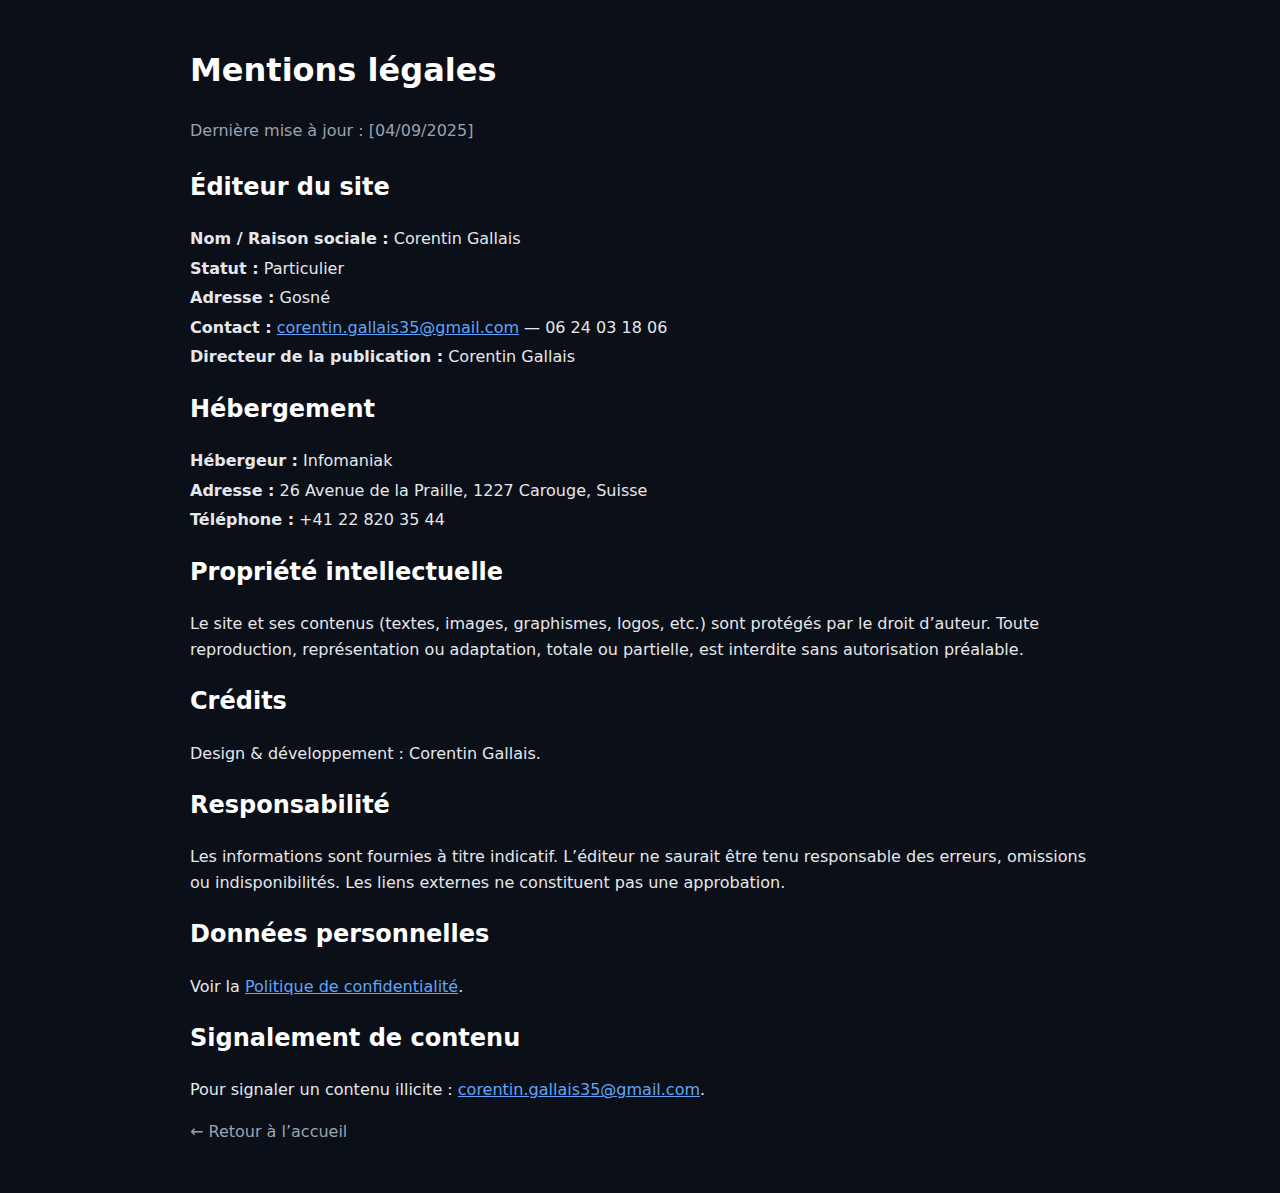
<file: mentions-legales.html>
<!doctype html>
<html lang="fr">
<head>
  <meta charset="utf-8">
  <meta name="viewport" content="width=device-width,initial-scale=1">
  <title>Mentions légales – corentingallais.fr</title>
  <meta name="robots" content="index,follow">
  <!-- Option 1: simple style local minimal -->
  <style>
    body{font-family:system-ui,-apple-system,Segoe UI,Roboto,Arial,sans-serif;line-height:1.6;margin:0 auto;padding:24px;max-width:900px;color:#e5e7eb;background:#0b0f17}
    a{color:#60a5fa} h1,h2{color:#fff} .muted{color:#9ca3af} .block{margin:.25rem 0}
    header,footer{margin:0 0 24px}
    footer a{color:#9ca3af;text-decoration:none} footer a:hover{color:#fff;text-decoration:underline}
  </style>
</head>
<body>
  <header>
    <h1>Mentions légales</h1>
    <p class="muted">Dernière mise à jour : [04/09/2025]</p>
  </header>

  <h2>Éditeur du site</h2>
  <p class="block"><strong>Nom / Raison sociale :</strong> Corentin Gallais</p>
  <p class="block"><strong>Statut :</strong> Particulier</p>
  <p class="block"><strong>Adresse :</strong> Gosné</p>
  <p class="block"><strong>Contact :</strong> <a href="mailto:corentin.gallais35@gmail.com">corentin.gallais35@gmail.com</a> — 06 24 03 18 06</p>
  <p class="block"><strong>Directeur de la publication :</strong> Corentin Gallais</p>

  <h2>Hébergement</h2>
  <p class="block"><strong>Hébergeur :</strong> Infomaniak</p>
  <p class="block"><strong>Adresse :</strong> 26 Avenue de la Praille, 1227 Carouge, Suisse</p>
  <p class="block"><strong>Téléphone :</strong> +41 22 820 35 44</p>

  <h2>Propriété intellectuelle</h2>
  <p>Le site et ses contenus (textes, images, graphismes, logos, etc.) sont protégés par le droit d’auteur. Toute reproduction, représentation ou adaptation, totale ou partielle, est interdite sans autorisation préalable.</p>

  <h2>Crédits</h2>
  <p>Design & développement : Corentin Gallais.</p>

  <h2>Responsabilité</h2>
  <p>Les informations sont fournies à titre indicatif. L’éditeur ne saurait être tenu responsable des erreurs, omissions ou indisponibilités. Les liens externes ne constituent pas une approbation.</p>

  <h2>Données personnelles</h2>
  <p>Voir la <a href="/politique-confidentialite.html">Politique de confidentialité</a>.</p>

  <h2>Signalement de contenu</h2>
  <p>Pour signaler un contenu illicite : <a href="mailto:corentin.gallais35@gmail.com">corentin.gallais35@gmail.com</a>.</p>

  <footer>
    <a href="/">← Retour à l’accueil</a>
  </footer>
</body>
</html>
</file>
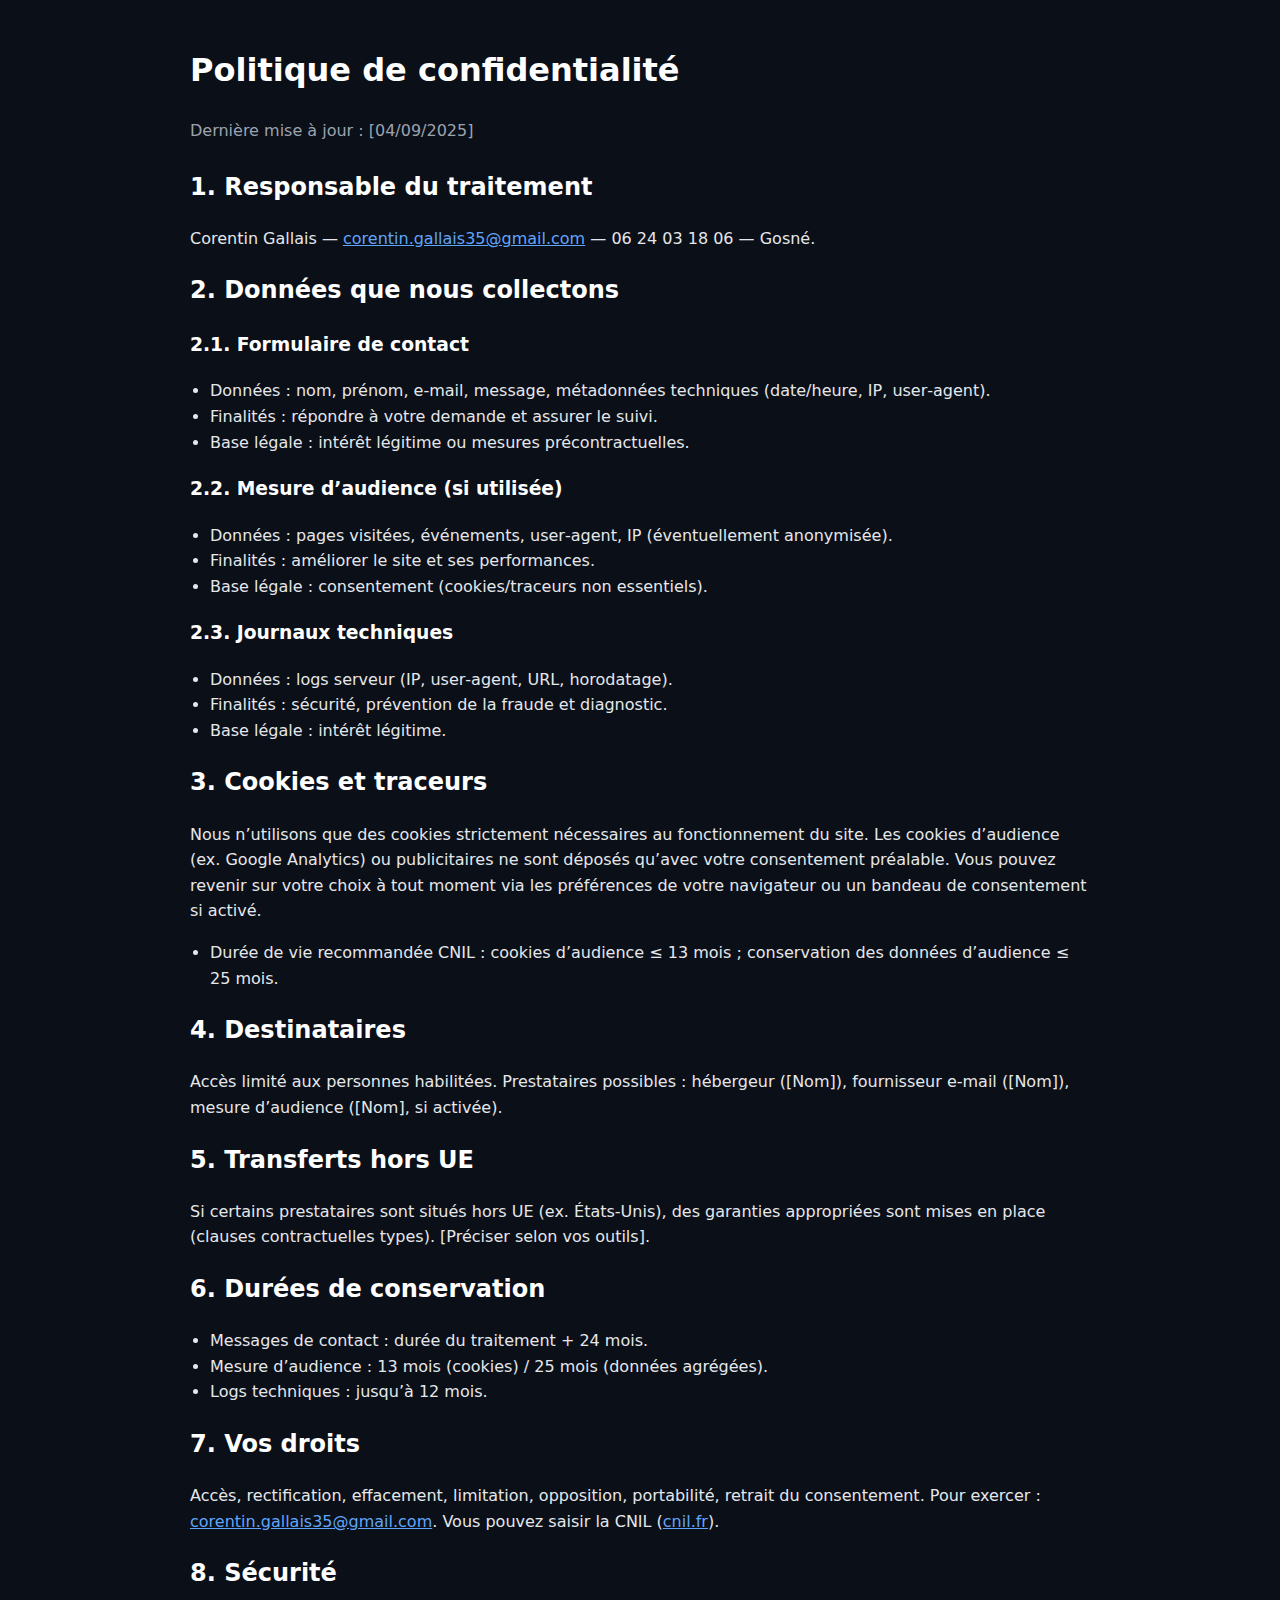
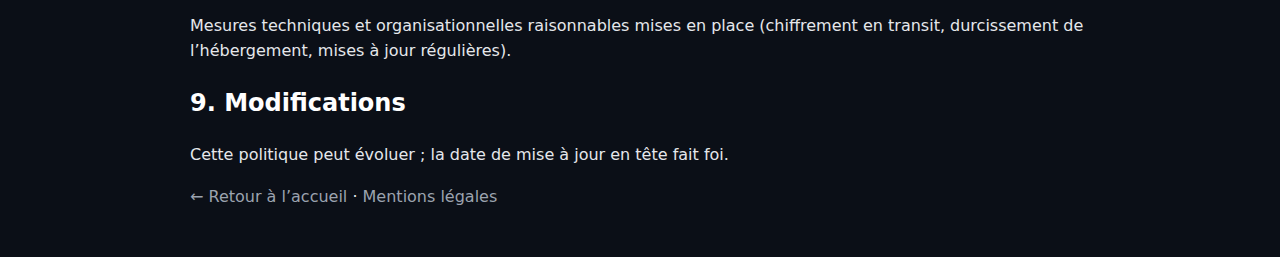
<file: politique-confidentialite.html>
<!doctype html>
<html lang="fr">
<head>
  <meta charset="utf-8">
  <meta name="viewport" content="width=device-width,initial-scale=1">
  <title>Politique de confidentialité – corentingallais.fr</title>
  <meta name="robots" content="index,follow">
  <style>
    body{font-family:system-ui,-apple-system,Segoe UI,Roboto,Arial,sans-serif;line-height:1.6;margin:0 auto;padding:24px;max-width:900px;color:#e5e7eb;background:#0b0f17}
    a{color:#60a5fa} h1,h2,h3{color:#fff} .muted{color:#9ca3af} ul{padding-left:20px}
    header,footer{margin:0 0 24px}
    footer a{color:#9ca3af;text-decoration:none} footer a:hover{color:#fff;text-decoration:underline}
  </style>
</head>
<body>
  <header>
    <h1>Politique de confidentialité</h1>
    <p class="muted">Dernière mise à jour : [04/09/2025]</p>
  </header>

  <h2>1. Responsable du traitement</h2>
  <p>Corentin Gallais — <a href="mailto:corentin.gallais35@gmail.com">corentin.gallais35@gmail.com</a> — 06 24 03 18 06 — Gosné.</p>

  <h2>2. Données que nous collectons</h2>
  <h3>2.1. Formulaire de contact</h3>
  <ul>
    <li>Données : nom, prénom, e‑mail, message, métadonnées techniques (date/heure, IP, user‑agent).</li>
    <li>Finalités : répondre à votre demande et assurer le suivi.</li>
    <li>Base légale : intérêt légitime ou mesures précontractuelles.</li>
  </ul>
  <h3>2.2. Mesure d’audience (si utilisée)</h3>
  <ul>
    <li>Données : pages visitées, événements, user‑agent, IP (éventuellement anonymisée).</li>
    <li>Finalités : améliorer le site et ses performances.</li>
    <li>Base légale : consentement (cookies/traceurs non essentiels).</li>
  </ul>
  <h3>2.3. Journaux techniques</h3>
  <ul>
    <li>Données : logs serveur (IP, user‑agent, URL, horodatage).</li>
    <li>Finalités : sécurité, prévention de la fraude et diagnostic.</li>
    <li>Base légale : intérêt légitime.</li>
  </ul>

  <h2>3. Cookies et traceurs</h2>
  <p>Nous n’utilisons que des cookies strictement nécessaires au fonctionnement du site. Les cookies d’audience (ex. Google Analytics) ou publicitaires ne sont déposés qu’avec votre consentement préalable. Vous pouvez revenir sur votre choix à tout moment via les préférences de votre navigateur ou un bandeau de consentement si activé.</p>
  <ul>
    <li>Durée de vie recommandée CNIL : cookies d’audience ≤ 13 mois ; conservation des données d’audience ≤ 25 mois.</li>
  </ul>

  <h2>4. Destinataires</h2>
  <p>Accès limité aux personnes habilitées. Prestataires possibles : hébergeur ([Nom]), fournisseur e‑mail ([Nom]), mesure d’audience ([Nom], si activée).</p>

  <h2>5. Transferts hors UE</h2>
  <p>Si certains prestataires sont situés hors UE (ex. États‑Unis), des garanties appropriées sont mises en place (clauses contractuelles types). [Préciser selon vos outils].</p>

  <h2>6. Durées de conservation</h2>
  <ul>
    <li>Messages de contact : durée du traitement + 24 mois.</li>
    <li>Mesure d’audience : 13 mois (cookies) / 25 mois (données agrégées).</li>
    <li>Logs techniques : jusqu’à 12 mois.</li>
  </ul>

  <h2>7. Vos droits</h2>
  <p>Accès, rectification, effacement, limitation, opposition, portabilité, retrait du consentement. Pour exercer : <a href="mailto:corentin.gallais35@gmail.com">corentin.gallais35@gmail.com</a>. Vous pouvez saisir la CNIL (<a href="https://www.cnil.fr">cnil.fr</a>).</p>

  <h2>8. Sécurité</h2>
  <p>Mesures techniques et organisationnelles raisonnables mises en place (chiffrement en transit, durcissement de l’hébergement, mises à jour régulières).</p>

  <h2>9. Modifications</h2>
  <p>Cette politique peut évoluer ; la date de mise à jour en tête fait foi.</p>

  <footer>
    <a href="/">← Retour à l’accueil</a> · <a href="/mentions-legales.html">Mentions légales</a>
  </footer>
</body>
</html>
</file>
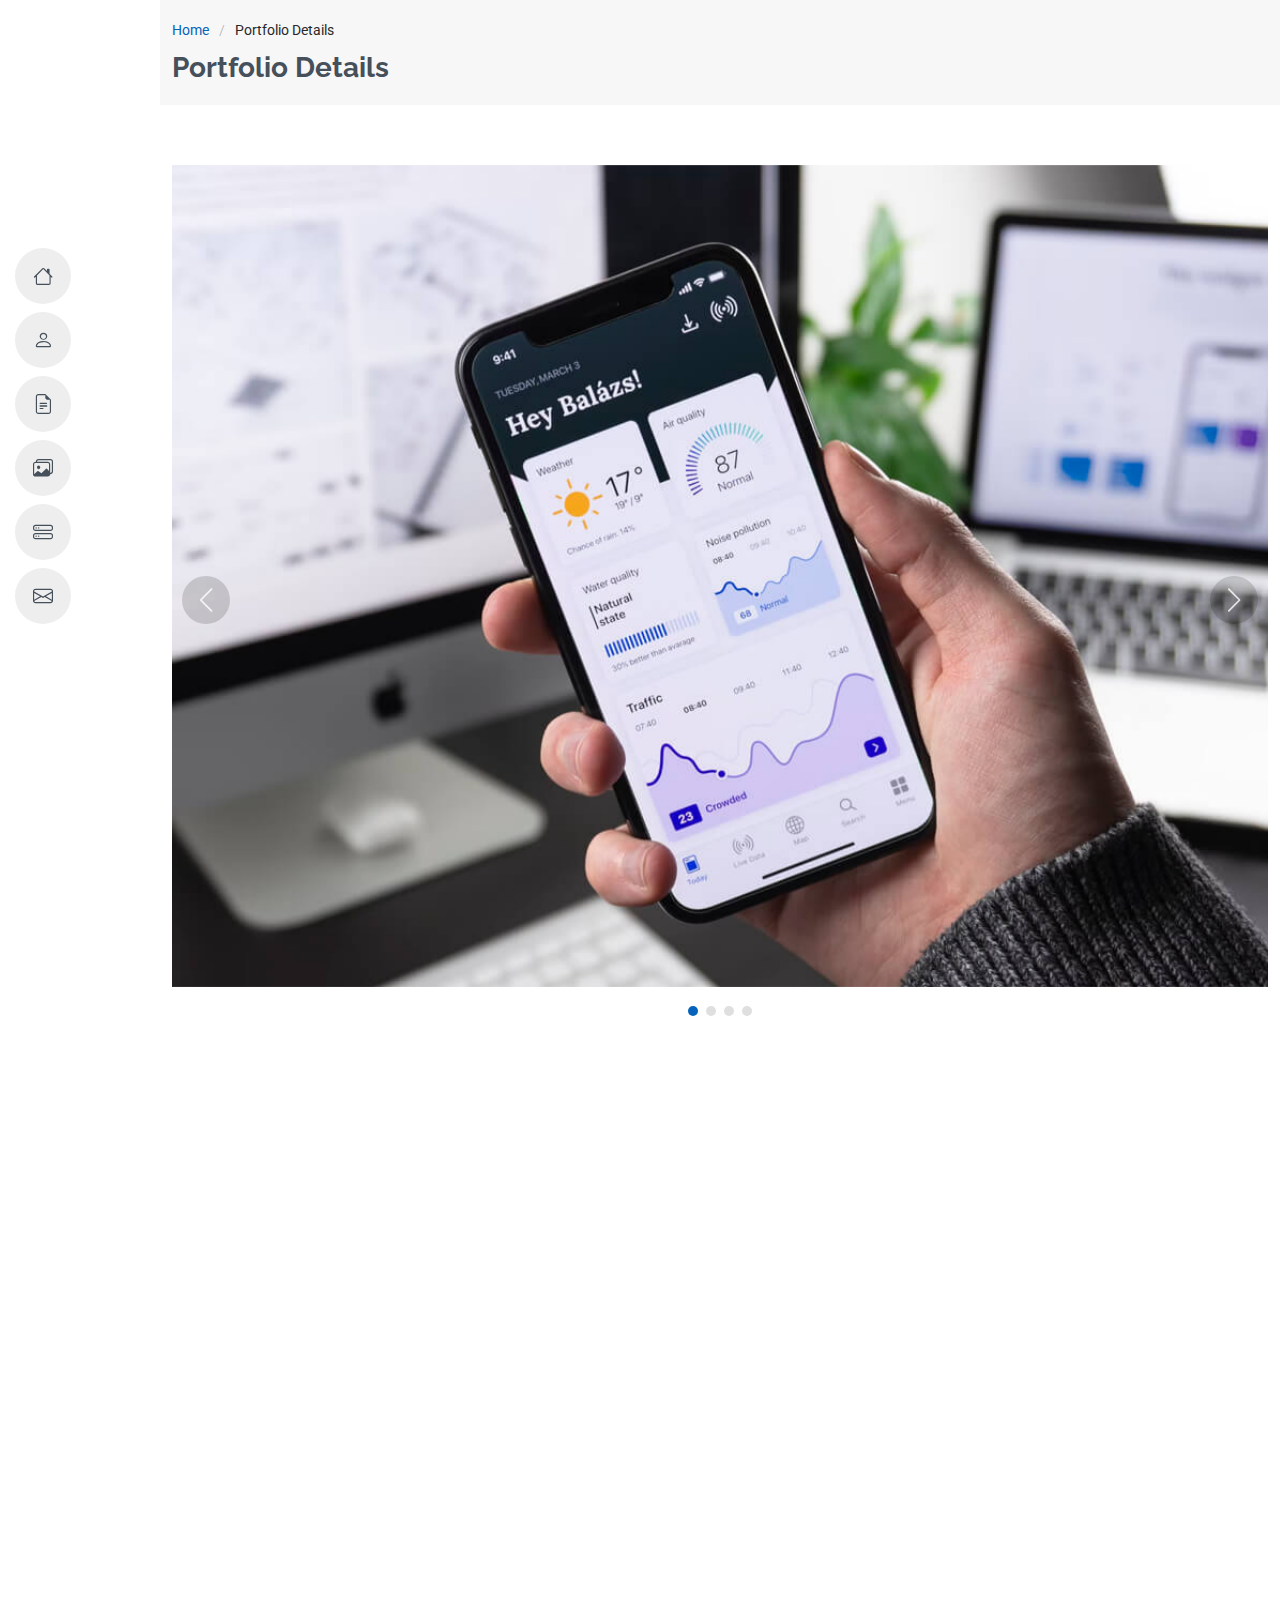
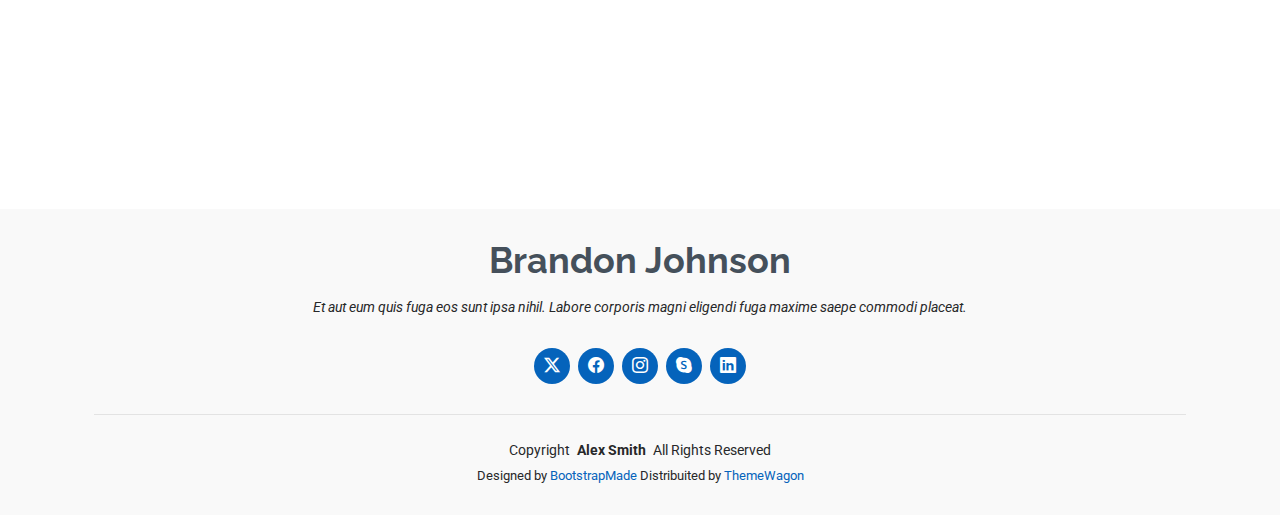
<file: portfolio-details.html>
<!DOCTYPE html>
<html lang="en">

<head>
  <meta charset="utf-8">
  <meta content="width=device-width, initial-scale=1.0" name="viewport">
  <title>Portfolio Details - MyResume Bootstrap Template</title>
  <meta content="" name="description">
  <meta content="" name="keywords">

  <!-- Favicons -->
  <link href="assets/img/favicon.png" rel="icon">
  <link href="assets/img/apple-touch-icon.png" rel="apple-touch-icon">

  <!-- Fonts -->
  <link href="https://fonts.googleapis.com" rel="preconnect">
  <link href="https://fonts.gstatic.com" rel="preconnect" crossorigin>
  <link href="https://fonts.googleapis.com/css2?family=Roboto:ital,wght@0,100;0,300;0,400;0,500;0,700;0,900;1,100;1,300;1,400;1,500;1,700;1,900&family=Poppins:ital,wght@0,100;0,200;0,300;0,400;0,500;0,600;0,700;0,800;0,900;1,100;1,200;1,300;1,400;1,500;1,600;1,700;1,800;1,900&family=Raleway:ital,wght@0,100;0,200;0,300;0,400;0,500;0,600;0,700;0,800;0,900;1,100;1,200;1,300;1,400;1,500;1,600;1,700;1,800;1,900&display=swap" rel="stylesheet">

  <!-- Vendor CSS Files -->
  <link href="assets/vendor/bootstrap/css/bootstrap.min.css" rel="stylesheet">
  <link href="assets/vendor/bootstrap-icons/bootstrap-icons.css" rel="stylesheet">
  <link href="assets/vendor/aos/aos.css" rel="stylesheet">
  <link href="assets/vendor/glightbox/css/glightbox.min.css" rel="stylesheet">
  <link href="assets/vendor/swiper/swiper-bundle.min.css" rel="stylesheet">

  <!-- Main CSS File -->
  <link href="assets/css/main.css" rel="stylesheet">

  <!-- =======================================================
  * Template Name: MyResume
  * Template URL: https://bootstrapmade.com/free-html-bootstrap-template-my-resume/
  * Updated: Jun 29 2024 with Bootstrap v5.3.3
  * Author: BootstrapMade.com
  * License: https://bootstrapmade.com/license/
  ======================================================== -->
</head>

<body class="portfolio-details-page">

  <header id="header" class="header d-flex flex-column justify-content-center">

    <i class="header-toggle d-xl-none bi bi-list"></i>

    <nav id="navmenu" class="navmenu">
      <ul>
        <li><a href="#hero"><i class="bi bi-house navicon"></i><span>Home</span></a></li>
        <li><a href="#about"><i class="bi bi-person navicon"></i><span>About</span></a></li>
        <li><a href="#resume"><i class="bi bi-file-earmark-text navicon"></i><span>Resume</span></a></li>
        <li><a href="#portfolio"><i class="bi bi-images navicon"></i><span>Portfolio</span></a></li>
        <li><a href="#services"><i class="bi bi-hdd-stack navicon"></i><span>Services</span></a></li>
        <li><a href="#contact"><i class="bi bi-envelope navicon"></i><span>Contact</span></a></li>
      </ul>
    </nav>

  </header>

  <main class="main">

    <!-- Page Title -->
    <div class="page-title" data-aos="fade">
      <div class="container">
        <nav class="breadcrumbs">
          <ol>
            <li><a href="index.html">Home</a></li>
            <li class="current">Portfolio Details</li>
          </ol>
        </nav>
        <h1>Portfolio Details</h1>
      </div>
    </div><!-- End Page Title -->

    <!-- Portfolio Details Section -->
    <section id="portfolio-details" class="portfolio-details section">

      <div class="container" data-aos="fade-up">

        <div class="portfolio-details-slider swiper init-swiper">
          <script type="application/json" class="swiper-config">
            {
              "loop": true,
              "speed": 600,
              "autoplay": {
                "delay": 5000
              },
              "slidesPerView": "auto",
              "navigation": {
                "nextEl": ".swiper-button-next",
                "prevEl": ".swiper-button-prev"
              },
              "pagination": {
                "el": ".swiper-pagination",
                "type": "bullets",
                "clickable": true
              }
            }
          </script>
          <div class="swiper-wrapper align-items-center">

            <div class="swiper-slide">
              <img src="assets/img/portfolio/app-1.jpg" alt="">
            </div>

            <div class="swiper-slide">
              <img src="assets/img/portfolio/product-1.jpg" alt="">
            </div>

            <div class="swiper-slide">
              <img src="assets/img/portfolio/branding-1.jpg" alt="">
            </div>

            <div class="swiper-slide">
              <img src="assets/img/portfolio/books-1.jpg" alt="">
            </div>

          </div>
          <div class="swiper-button-prev"></div>
          <div class="swiper-button-next"></div>
          <div class="swiper-pagination"></div>
        </div>

        <div class="row justify-content-between gy-4 mt-4">

          <div class="col-lg-8" data-aos="fade-up">
            <div class="portfolio-description">
              <h2>This is an example of portfolio details</h2>
              <p>
                Autem ipsum nam porro corporis rerum. Quis eos dolorem eos itaque inventore commodi labore quia quia. Exercitationem repudiandae officiis neque suscipit non officia eaque itaque enim. Voluptatem officia accusantium nesciunt est omnis tempora consectetur dignissimos. Sequi nulla at esse enim cum deserunt eius.
              </p>
              <p>
                Amet consequatur qui dolore veniam voluptatem voluptatem sit. Non aspernatur atque natus ut cum nam et. Praesentium error dolores rerum minus sequi quia veritatis eum. Eos et doloribus doloremque nesciunt molestiae laboriosam.
              </p>

              <div class="testimonial-item">
                <p>
                  <i class="bi bi-quote quote-icon-left"></i>
                  <span>Export tempor illum tamen malis malis eram quae irure esse labore quem cillum quid cillum eram malis quorum velit fore eram velit sunt aliqua noster fugiat irure amet legam anim culpa.</span>
                  <i class="bi bi-quote quote-icon-right"></i>
                </p>
                <div>
                  <img src="assets/img/testimonials/testimonials-2.jpg" class="testimonial-img" alt="">
                  <h3>Sara Wilsson</h3>
                  <h4>Designer</h4>
                </div>
              </div>

              <p>
                Impedit ipsum quae et aliquid doloribus et voluptatem quasi. Perspiciatis occaecati earum et magnam animi. Quibusdam non qui ea vitae suscipit vitae sunt. Repudiandae incidunt cumque minus deserunt assumenda tempore. Delectus voluptas necessitatibus est.
              </p>

              <p>
                Sunt voluptatum sapiente facilis quo odio aut ipsum repellat debitis. Molestiae et autem libero. Explicabo et quod necessitatibus similique quis dolor eum. Numquam eaque praesentium rem et qui nesciunt.
              </p>

            </div>
          </div>

          <div class="col-lg-3" data-aos="fade-up" data-aos-delay="100">
            <div class="portfolio-info">
              <h3>Project information</h3>
              <ul>
                <li><strong>Category</strong> Web design</li>
                <li><strong>Client</strong> ASU Company</li>
                <li><strong>Project date</strong> 01 March, 2020</li>
                <li><strong>Project URL</strong> <a href="#">www.example.com</a></li>
                <li><a href="#" class="btn-visit align-self-start">Visit Website</a></li>
              </ul>
            </div>
          </div>

        </div>

      </div>

    </section><!-- /Portfolio Details Section -->

  </main>

  <footer id="footer" class="footer position-relative light-background">
    <div class="container">
      <h3 class="sitename">Brandon Johnson</h3>
      <p>Et aut eum quis fuga eos sunt ipsa nihil. Labore corporis magni eligendi fuga maxime saepe commodi placeat.</p>
      <div class="social-links d-flex justify-content-center">
        <a href=""><i class="bi bi-twitter-x"></i></a>
        <a href=""><i class="bi bi-facebook"></i></a>
        <a href=""><i class="bi bi-instagram"></i></a>
        <a href=""><i class="bi bi-skype"></i></a>
        <a href=""><i class="bi bi-linkedin"></i></a>
      </div>
      <div class="container">
        <div class="copyright">
          <span>Copyright</span> <strong class="px-1 sitename">Alex Smith</strong> <span>All Rights Reserved</span>
        </div>
        <div class="credits">
          <!-- All the links in the footer should remain intact. -->
          <!-- You can delete the links only if you've purchased the pro version. -->
          <!-- Licensing information: https://bootstrapmade.com/license/ -->
          <!-- Purchase the pro version with working PHP/AJAX contact form: [buy-url] -->
          Designed by <a href="https://bootstrapmade.com/">BootstrapMade</a> Distribuited by <a href="https://themewagon.com">ThemeWagon</a>
        </div>
      </div>
    </div>
  </footer>

  <!-- Scroll Top -->
  <a href="#" id="scroll-top" class="scroll-top d-flex align-items-center justify-content-center"><i class="bi bi-arrow-up-short"></i></a>

  <!-- Preloader -->
  <div id="preloader"></div>

  <!-- Vendor JS Files -->
  <script src="assets/vendor/bootstrap/js/bootstrap.bundle.min.js"></script>
  <script src="assets/vendor/php-email-form/validate.js"></script>
  <script src="assets/vendor/aos/aos.js"></script>
  <script src="assets/vendor/typed.js/typed.umd.js"></script>
  <script src="assets/vendor/purecounter/purecounter_vanilla.js"></script>
  <script src="assets/vendor/waypoints/noframework.waypoints.js"></script>
  <script src="assets/vendor/glightbox/js/glightbox.min.js"></script>
  <script src="assets/vendor/imagesloaded/imagesloaded.pkgd.min.js"></script>
  <script src="assets/vendor/isotope-layout/isotope.pkgd.min.js"></script>
  <script src="assets/vendor/swiper/swiper-bundle.min.js"></script>

  <!-- Main JS File -->
  <script src="assets/js/main.js"></script>

</body>

</html>
</file>
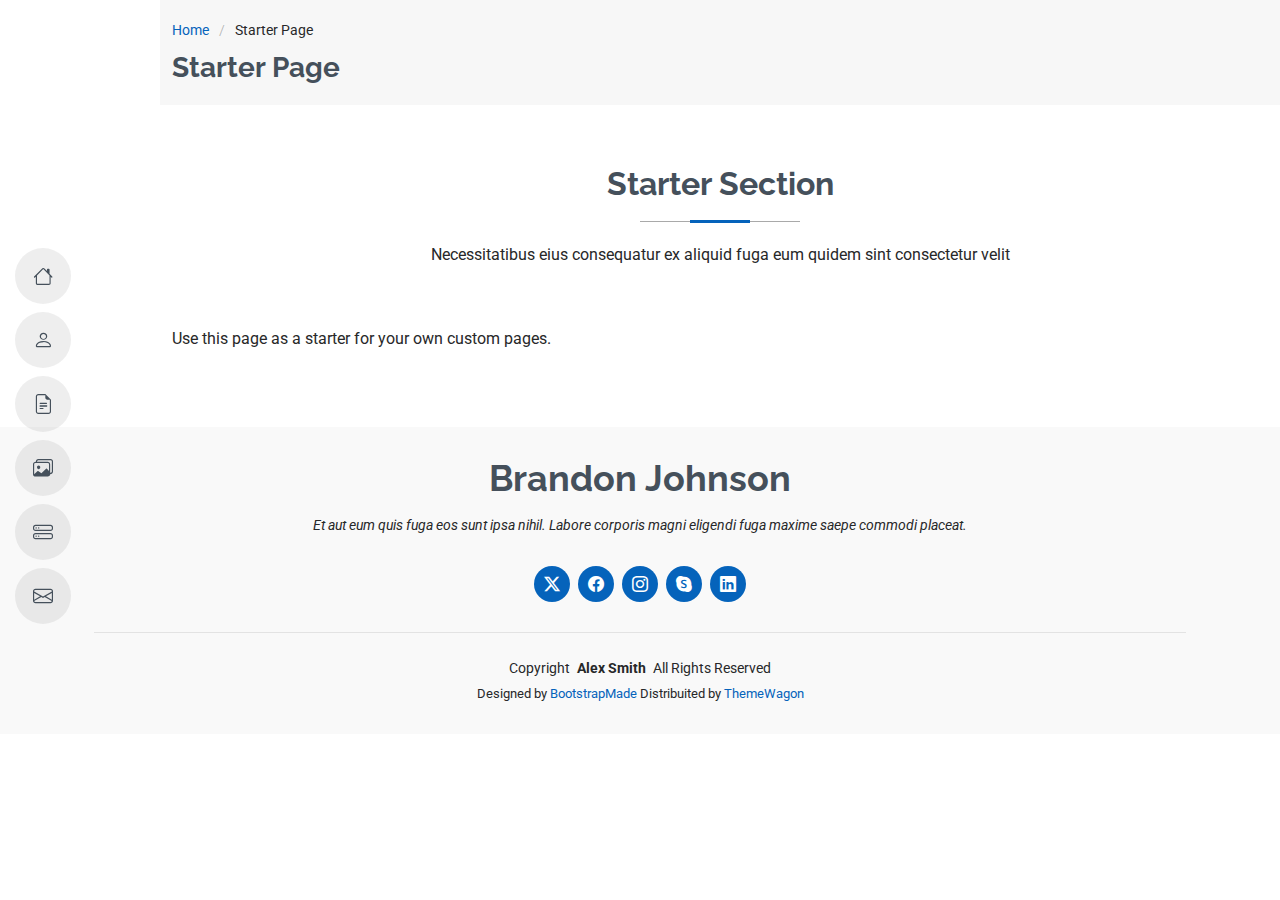
<file: starter-page.html>
<!DOCTYPE html>
<html lang="en">

<head>
  <meta charset="utf-8">
  <meta content="width=device-width, initial-scale=1.0" name="viewport">
  <title>Starter Page - MyResume Bootstrap Template</title>
  <meta content="" name="description">
  <meta content="" name="keywords">

  <!-- Favicons -->
  <link href="assets/img/favicon.png" rel="icon">
  <link href="assets/img/apple-touch-icon.png" rel="apple-touch-icon">

  <!-- Fonts -->
  <link href="https://fonts.googleapis.com" rel="preconnect">
  <link href="https://fonts.gstatic.com" rel="preconnect" crossorigin>
  <link href="https://fonts.googleapis.com/css2?family=Roboto:ital,wght@0,100;0,300;0,400;0,500;0,700;0,900;1,100;1,300;1,400;1,500;1,700;1,900&family=Poppins:ital,wght@0,100;0,200;0,300;0,400;0,500;0,600;0,700;0,800;0,900;1,100;1,200;1,300;1,400;1,500;1,600;1,700;1,800;1,900&family=Raleway:ital,wght@0,100;0,200;0,300;0,400;0,500;0,600;0,700;0,800;0,900;1,100;1,200;1,300;1,400;1,500;1,600;1,700;1,800;1,900&display=swap" rel="stylesheet">

  <!-- Vendor CSS Files -->
  <link href="assets/vendor/bootstrap/css/bootstrap.min.css" rel="stylesheet">
  <link href="assets/vendor/bootstrap-icons/bootstrap-icons.css" rel="stylesheet">
  <link href="assets/vendor/aos/aos.css" rel="stylesheet">
  <link href="assets/vendor/glightbox/css/glightbox.min.css" rel="stylesheet">
  <link href="assets/vendor/swiper/swiper-bundle.min.css" rel="stylesheet">

  <!-- Main CSS File -->
  <link href="assets/css/main.css" rel="stylesheet">

  <!-- =======================================================
  * Template Name: MyResume
  * Template URL: https://bootstrapmade.com/free-html-bootstrap-template-my-resume/
  * Updated: Jun 29 2024 with Bootstrap v5.3.3
  * Author: BootstrapMade.com
  * License: https://bootstrapmade.com/license/
  ======================================================== -->
</head>

<body class="starter-page-page">

  <header id="header" class="header d-flex flex-column justify-content-center">

    <i class="header-toggle d-xl-none bi bi-list"></i>

    <nav id="navmenu" class="navmenu">
      <ul>
        <li><a href="#hero"><i class="bi bi-house navicon"></i><span>Home</span></a></li>
        <li><a href="#about"><i class="bi bi-person navicon"></i><span>About</span></a></li>
        <li><a href="#resume"><i class="bi bi-file-earmark-text navicon"></i><span>Resume</span></a></li>
        <li><a href="#portfolio"><i class="bi bi-images navicon"></i><span>Portfolio</span></a></li>
        <li><a href="#services"><i class="bi bi-hdd-stack navicon"></i><span>Services</span></a></li>
        <li><a href="#contact"><i class="bi bi-envelope navicon"></i><span>Contact</span></a></li>
      </ul>
    </nav>

  </header>

  <main class="main">

    <!-- Page Title -->
    <div class="page-title" data-aos="fade">
      <div class="container">
        <nav class="breadcrumbs">
          <ol>
            <li><a href="index.html">Home</a></li>
            <li class="current">Starter Page</li>
          </ol>
        </nav>
        <h1>Starter Page</h1>
      </div>
    </div><!-- End Page Title -->

    <!-- Starter Section Section -->
    <section id="starter-section" class="starter-section section">

      <!-- Section Title -->
      <div class="container section-title" data-aos="fade-up">
        <h2>Starter Section</h2>
        <p>Necessitatibus eius consequatur ex aliquid fuga eum quidem sint consectetur velit</p>
      </div><!-- End Section Title -->

      <div class="container" data-aos="fade-up">
        <p>Use this page as a starter for your own custom pages.</p>
      </div>

    </section><!-- /Starter Section Section -->

  </main>

  <footer id="footer" class="footer position-relative light-background">
    <div class="container">
      <h3 class="sitename">Brandon Johnson</h3>
      <p>Et aut eum quis fuga eos sunt ipsa nihil. Labore corporis magni eligendi fuga maxime saepe commodi placeat.</p>
      <div class="social-links d-flex justify-content-center">
        <a href=""><i class="bi bi-twitter-x"></i></a>
        <a href=""><i class="bi bi-facebook"></i></a>
        <a href=""><i class="bi bi-instagram"></i></a>
        <a href=""><i class="bi bi-skype"></i></a>
        <a href=""><i class="bi bi-linkedin"></i></a>
      </div>
      <div class="container">
        <div class="copyright">
          <span>Copyright</span> <strong class="px-1 sitename">Alex Smith</strong> <span>All Rights Reserved</span>
        </div>
        <div class="credits">
          <!-- All the links in the footer should remain intact. -->
          <!-- You can delete the links only if you've purchased the pro version. -->
          <!-- Licensing information: https://bootstrapmade.com/license/ -->
          <!-- Purchase the pro version with working PHP/AJAX contact form: [buy-url] -->
          Designed by <a href="https://bootstrapmade.com/">BootstrapMade</a> Distribuited by <a href="https://themewagon.com">ThemeWagon</a>
        </div>
      </div>
    </div>
  </footer>

  <!-- Scroll Top -->
  <a href="#" id="scroll-top" class="scroll-top d-flex align-items-center justify-content-center"><i class="bi bi-arrow-up-short"></i></a>

  <!-- Preloader -->
  <div id="preloader"></div>

  <!-- Vendor JS Files -->
  <script src="assets/vendor/bootstrap/js/bootstrap.bundle.min.js"></script>
  <script src="assets/vendor/php-email-form/validate.js"></script>
  <script src="assets/vendor/aos/aos.js"></script>
  <script src="assets/vendor/typed.js/typed.umd.js"></script>
  <script src="assets/vendor/purecounter/purecounter_vanilla.js"></script>
  <script src="assets/vendor/waypoints/noframework.waypoints.js"></script>
  <script src="assets/vendor/glightbox/js/glightbox.min.js"></script>
  <script src="assets/vendor/imagesloaded/imagesloaded.pkgd.min.js"></script>
  <script src="assets/vendor/isotope-layout/isotope.pkgd.min.js"></script>
  <script src="assets/vendor/swiper/swiper-bundle.min.js"></script>

  <!-- Main JS File -->
  <script src="assets/js/main.js"></script>

</body>

</html>
</file>
<file: assets/css/main.css>
/**
* Template Name: MyResume
* Template URL: https://bootstrapmade.com/free-html-bootstrap-template-my-resume/
* Updated: Jun 29 2024 with Bootstrap v5.3.3
* Author: BootstrapMade.com
* License: https://bootstrapmade.com/license/
*/

/*--------------------------------------------------------------
# Font & Color Variables
# Help: https://bootstrapmade.com/color-system/
--------------------------------------------------------------*/
/* Fonts */
:root {
  --default-font: "Roboto",  system-ui, -apple-system, "Segoe UI", Roboto, "Helvetica Neue", Arial, "Noto Sans", "Liberation Sans", sans-serif, "Apple Color Emoji", "Segoe UI Emoji", "Segoe UI Symbol", "Noto Color Emoji";
  --heading-font: "Raleway",  sans-serif;
  --nav-font: "Poppins",  sans-serif;
}

/* Global Colors - The following color variables are used throughout the website. Updating them here will change the color scheme of the entire website */
:root { 
  --background-color: #ffffff; /* Background color for the entire website, including individual sections */
  --default-color: #272829; /* Default color used for the majority of the text content across the entire website */
  --heading-color: #45505b; /* Color for headings, subheadings and title throughout the website */
  --accent-color: #0563bb; /* Accent color that represents your brand on the website. It's used for buttons, links, and other elements that need to stand out */
  --surface-color: #ffffff; /* The surface color is used as a background of boxed elements within sections, such as cards, icon boxes, or other elements that require a visual separation from the global background. */
  --contrast-color: #ffffff; /* Contrast color for text, ensuring readability against backgrounds of accent, heading, or default colors. */
}

/* Nav Menu Colors - The following color variables are used specifically for the navigation menu. They are separate from the global colors to allow for more customization options */
:root {
  --nav-color: #45505b;  /* The default color of the main navmenu links */
  --nav-hover-color: #0563bb; /* Applied to main navmenu links when they are hovered over or active */
  --nav-mobile-background-color: #ffffff; /* Used as the background color for mobile navigation menu */
  --nav-dropdown-background-color: #ffffff; /* Used as the background color for dropdown items that appear when hovering over primary navigation items */
  --nav-dropdown-color: #212529; /* Used for navigation links of the dropdown items in the navigation menu. */
  --nav-dropdown-hover-color: #0563bb; /* Similar to --nav-hover-color, this color is applied to dropdown navigation links when they are hovered over. */
}

/* Color Presets - These classes override global colors when applied to any section or element, providing reuse of the sam color scheme. */

.light-background {
  --background-color: #f9f9f9;
  --surface-color: #ffffff;
}

.dark-background {
  --background-color: #060606;
  --default-color: #ffffff;
  --heading-color: #ffffff;
  --surface-color: #252525;
  --contrast-color: #ffffff;
}

/* Smooth scroll */
:root {
  scroll-behavior: smooth;
}

/*--------------------------------------------------------------
# General Styling & Shared Classes
--------------------------------------------------------------*/
body {
  color: var(--default-color);
  background-color: var(--background-color);
  font-family: var(--default-font);
}

a {
  color: var(--accent-color);
  text-decoration: none;
  transition: 0.3s;
}

a:hover {
  color: color-mix(in srgb, var(--accent-color), transparent 25%);
  text-decoration: none;
}

h1,
h2,
h3,
h4,
h5,
h6 {
  color: var(--heading-color);
  font-family: var(--heading-font);
}

/* PHP Email Form Messages
------------------------------*/
.php-email-form .error-message {
  display: none;
  background: #df1529;
  color: #ffffff;
  text-align: left;
  padding: 15px;
  margin-bottom: 24px;
  font-weight: 600;
}

.php-email-form .sent-message {
  display: none;
  color: #ffffff;
  background: #059652;
  text-align: center;
  padding: 15px;
  margin-bottom: 24px;
  font-weight: 600;
}

.php-email-form .loading {
  display: none;
  background: var(--surface-color);
  text-align: center;
  padding: 15px;
  margin-bottom: 24px;
}

.php-email-form .loading:before {
  content: "";
  display: inline-block;
  border-radius: 50%;
  width: 24px;
  height: 24px;
  margin: 0 10px -6px 0;
  border: 3px solid var(--accent-color);
  border-top-color: var(--surface-color);
  animation: php-email-form-loading 1s linear infinite;
}

@keyframes php-email-form-loading {
  0% {
    transform: rotate(0deg);
  }

  100% {
    transform: rotate(360deg);
  }
}

/*--------------------------------------------------------------
# Global Header
--------------------------------------------------------------*/
.header {
  color: var(--default-color);
  position: fixed;
  top: 0;
  left: 0;
  bottom: 0;
  padding: 0 15px;
  transition: all ease-in-out 0.3s;
  overflow-y: auto;
  z-index: 997;
  min-width: 200px;
}

@media (max-width: 1199px) {
  .header {
    background-color: var(--background-color);
    border-right: 1px solid color-mix(in srgb, var(--default-color), transparent 90%);
    width: 300px;
    left: -100%;
  }
}

@media (min-width: 1200px) and (max-width: 1600px) {
  .header~main {
    margin-left: 160px;
  }

  .header~main .hero {
    margin-left: -160px;
    width: 100vw;
  }
}

.header.header-show {
  left: 0;
}

.header .header-toggle {
  color: var(--contrast-color);
  background-color: var(--accent-color);
  font-size: 22px;
  display: flex;
  align-items: center;
  justify-content: center;
  width: 40px;
  height: 40px;
  border-radius: 50%;
  cursor: pointer;
  position: fixed;
  top: 15px;
  right: 15px;
  z-index: 9999;
  transition: background-color 0.3s;
}

.header .header-toggle:hover {
  color: var(--contrast-color);
  background-color: color-mix(in srgb, var(--accent-color) 90%, white 15%);
}

/*--------------------------------------------------------------
# Navigation Menu
--------------------------------------------------------------*/
.navmenu {
  padding: 0;
  z-index: 9997;
}

.navmenu ul {
  list-style: none;
  padding: 0 0 20px 0;
  margin: 0;
  width: 140px;
}

.navmenu a,
.navmenu a:focus {
  color: var(--nav-color);
  font-family: var(--nav-font);
  display: flex;
  align-items: center;
  padding: 10px 18px;
  margin-bottom: 8px;
  font-size: 15px;
  border-radius: 50px;
  background: color-mix(in srgb, var(--default-color), transparent 92%);
  height: 56px;
  width: 100%;
  overflow: hidden;
  transition: 0.3s;
}

.navmenu a i,
.navmenu a:focus i {
  font-size: 20px;
}

.navmenu a span,
.navmenu a:focus span {
  padding: 0 5px 0 7px;
}

@media (min-width: 992px) {

  .navmenu a,
  .navmenu a:focus {
    max-width: 56px;
  }

  .navmenu a span,
  .navmenu a:focus span {
    display: none;
  }
}

.navmenu a:hover,
.navmenu .active,
.navmenu .active:focus,
.navmenu li:hover>a {
  color: var(--contrast-color);
  background: var(--nav-hover-color);
}

.navmenu a:hover,
.navmenu li:hover>a {
  max-width: 100%;
  color: var(--contrast-color);
}

.navmenu a:hover span,
.navmenu li:hover>a span {
  display: block;
}

/*--------------------------------------------------------------
# Global Footer
--------------------------------------------------------------*/
.footer {
  color: var(--default-color);
  background-color: var(--background-color);
  font-size: 14px;
  text-align: center;
  padding: 30px 0;
  position: relative;
}

.footer h3 {
  font-size: 36px;
  font-weight: 700;
  position: relative;
  padding: 0;
  margin: 0 0 15px 0;
}

.footer p {
  font-size: 15;
  font-style: italic;
  padding: 0;
  margin: 0 0 30px 0;
}

.footer .social-links {
  margin: 0 0 30px 0;
}

.footer .social-links a {
  font-size: 16px;
  display: flex;
  align-items: center;
  justify-content: center;
  background: var(--accent-color);
  color: var(--contrast-color);
  line-height: 1;
  margin: 0 4px;
  border-radius: 50%;
  text-align: center;
  width: 36px;
  height: 36px;
  transition: 0.3s;
}

.footer .social-links a:hover {
  background: color-mix(in srgb, var(--accent-color), transparent 20%);
  text-decoration: none;
}

.footer .copyright {
  padding-top: 25px;
  border-top: 1px solid color-mix(in srgb, var(--default-color), transparent 90%);
}

.footer .credits {
  font-size: 13px;
  padding-top: 5px;
}

/*--------------------------------------------------------------
# Preloader
--------------------------------------------------------------*/
#preloader {
  position: fixed;
  inset: 0;
  z-index: 999999;
  overflow: hidden;
  background: var(--background-color);
  transition: all 0.6s ease-out;
}

#preloader:before {
  content: "";
  position: fixed;
  top: calc(50% - 30px);
  left: calc(50% - 30px);
  border: 6px solid #ffffff;
  border-color: var(--accent-color) transparent var(--accent-color) transparent;
  border-radius: 50%;
  width: 60px;
  height: 60px;
  animation: animate-preloader 1.5s linear infinite;
}

@keyframes animate-preloader {
  0% {
    transform: rotate(0deg);
  }

  100% {
    transform: rotate(360deg);
  }
}

/*--------------------------------------------------------------
# Scroll Top Button
--------------------------------------------------------------*/
.scroll-top {
  position: fixed;
  visibility: hidden;
  opacity: 0;
  right: 15px;
  bottom: -15px;
  z-index: 99999;
  background-color: var(--accent-color);
  width: 44px;
  height: 44px;
  border-radius: 50px;
  transition: all 0.4s;
}

.scroll-top i {
  font-size: 24px;
  color: var(--contrast-color);
  line-height: 0;
}

.scroll-top:hover {
  background-color: color-mix(in srgb, var(--accent-color), transparent 20%);
  color: var(--contrast-color);
}

.scroll-top.active {
  visibility: visible;
  opacity: 1;
  bottom: 15px;
}

/*--------------------------------------------------------------
# Disable aos animation delay on mobile devices
--------------------------------------------------------------*/
@media screen and (max-width: 768px) {
  [data-aos-delay] {
    transition-delay: 0 !important;
  }
}

/*--------------------------------------------------------------
# Global Page Titles & Breadcrumbs
--------------------------------------------------------------*/
.page-title {
  --background-color: color-mix(in srgb, var(--default-color), transparent 96%);
  color: var(--default-color);
  background-color: var(--background-color);
  padding: 20px 0;
  position: relative;
}

.page-title h1 {
  font-size: 28px;
  font-weight: 700;
  margin: 0;
}

.page-title .breadcrumbs ol {
  display: flex;
  flex-wrap: wrap;
  list-style: none;
  padding: 0 0 10px 0;
  margin: 0;
  font-size: 14px;
  font-weight: 400;
}

.page-title .breadcrumbs ol li+li {
  padding-left: 10px;
}

.page-title .breadcrumbs ol li+li::before {
  content: "/";
  display: inline-block;
  padding-right: 10px;
  color: color-mix(in srgb, var(--default-color), transparent 70%);
}

/*--------------------------------------------------------------
# Global Sections
--------------------------------------------------------------*/
section,
.section {
  color: var(--default-color);
  background-color: var(--background-color);
  padding: 60px 0;
  overflow: clip;
}

/*--------------------------------------------------------------
# Global Section Titles
--------------------------------------------------------------*/
.section-title {
  text-align: center;
  padding-bottom: 60px;
  position: relative;
}

.section-title h2 {
  font-size: 32px;
  font-weight: 700;
  margin-bottom: 20px;
  padding-bottom: 20px;
  position: relative;
}

.section-title h2:before {
  content: "";
  position: absolute;
  display: block;
  width: 160px;
  height: 1px;
  background: color-mix(in srgb, var(--default-color), transparent 60%);
  left: 0;
  right: 0;
  bottom: 1px;
  margin: auto;
}

.section-title h2::after {
  content: "";
  position: absolute;
  display: block;
  width: 60px;
  height: 3px;
  background: var(--accent-color);
  left: 0;
  right: 0;
  bottom: 0;
  margin: auto;
}

.section-title p {
  margin-bottom: 0;
}

/*--------------------------------------------------------------
# Hero Section
--------------------------------------------------------------*/
.hero {
  width: 100%;
  min-height: 100vh;
  position: relative;
  padding: 80px 0;
  display: flex;
  align-items: center;
  justify-content: center;
}

.hero img {
  position: absolute;
  inset: 0;
  display: block;
  width: 100%;
  height: 100%;
  object-fit: cover;
  z-index: 1;
}

.hero:before {
  content: "";
  background: color-mix(in srgb, var(--background-color), transparent 30%);
  position: absolute;
  inset: 0;
  z-index: 2;
}

.hero .container {
  position: relative;
  z-index: 3;
}

.hero h2 {
  margin: 0;
  font-size: 64px;
  font-weight: 700;
}

.hero p {
  margin: 5px 0 0 0;
  font-size: 26px;
}

.hero p span {
  letter-spacing: 1px;
  border-bottom: 2px solid var(--accent-color);
}

.hero .social-links {
  margin-top: 25px;
}

.hero .social-links a {
  font-size: 20px;
  display: inline-block;
  color: color-mix(in srgb, var(--default-color), transparent 30%);
  line-height: 1;
  margin-right: 20px;
  transition: 0.3s;
}

.hero .social-links a:hover {
  color: var(--accent-color);
}

@media (max-width: 768px) {
  .hero h2 {
    font-size: 32px;
  }

  .hero p {
    font-size: 20px;
  }
}

/*--------------------------------------------------------------
# About Section
--------------------------------------------------------------*/
.about .content h2 {
  font-weight: 700;
  font-size: 24px;
}

.about .content ul {
  list-style: none;
  padding: 0;
}

.about .content ul li {
  margin-bottom: 20px;
  display: flex;
  align-items: center;
}

.about .content ul strong {
  margin-right: 10px;
}

.about .content ul i {
  font-size: 16px;
  margin-right: 5px;
  color: var(--accent-color);
  line-height: 0;
}

/*--------------------------------------------------------------
# Stats Section
--------------------------------------------------------------*/
.stats i {
  background-color: var(--accent-color);
  color: var(--contrast-color);
  width: 54px;
  height: 54px;
  font-size: 24px;
  border-radius: 50px;
  display: inline-flex;
  align-items: center;
  justify-content: center;
  position: relative;
  z-index: 1;
}

.stats .stats-item {
  margin-top: 10px;
  width: 100%;
  position: relative;
  text-align: center;
  z-index: 0;
}

.stats .stats-item span {
  font-size: 36px;
  display: block;
  font-weight: 700;
  color: color-mix(in srgb, var(--default-color), transparent 20%);
}

.stats .stats-item p {
  padding: 0;
  margin: 0;
  color: color-mix(in srgb, var(--default-color), transparent 50%);
  font-size: 16px;
}

/*--------------------------------------------------------------
# Skills Section
--------------------------------------------------------------*/
.skills .progress {
  height: 60px;
  display: block;
  background: none;
  border-radius: 0;
}

.skills .progress .skill {
  color: var(--heading-color);
  padding: 0;
  margin: 0 0 6px 0;
  text-transform: uppercase;
  display: block;
  font-weight: 600;
  font-family: var(--heading-font);
}

.skills .progress .skill .val {
  float: right;
  font-style: normal;
}

.skills .progress-bar-wrap {
  background: color-mix(in srgb, var(--default-color), transparent 90%);
  height: 10px;
}

.skills .progress-bar {
  width: 1px;
  height: 10px;
  transition: 0.9s;
  background-color: var(--accent-color);
}

/*--------------------------------------------------------------
# Resume Section
--------------------------------------------------------------*/
.resume .resume-title {
  color: var(--heading-color);
  font-size: 26px;
  font-weight: 700;
  margin-top: 20px;
  margin-bottom: 20px;
}

.resume .resume-item {
  padding: 0 0 20px 20px;
  margin-top: -2px;
  border-left: 2px solid var(--accent-color);
  position: relative;
}

.resume .resume-item h4 {
  line-height: 18px;
  font-size: 18px;
  font-weight: 600;
  text-transform: uppercase;
  color: color-mix(in srgb, var(--default-color), transparent 20%);
  margin-bottom: 10px;
}

.resume .resume-item h5 {
  font-size: 16px;
  padding: 5px 15px;
  display: inline-block;
  font-weight: 600;
  margin-bottom: 10px;
}

.resume .resume-item ul {
  padding-left: 20px;
}

.resume .resume-item ul li {
  padding-bottom: 10px;
}

.resume .resume-item:last-child {
  padding-bottom: 0;
}

.resume .resume-item::before {
  content: "";
  position: absolute;
  width: 16px;
  height: 16px;
  border-radius: 50px;
  left: -9px;
  top: 0;
  background: var(--background-color);
  border: 2px solid var(--accent-color);
}

/*--------------------------------------------------------------
# Portfolio Section
--------------------------------------------------------------*/
.portfolio .portfolio-filters {
  padding: 0;
  margin: 0 auto 20px auto;
  list-style: none;
  text-align: center;
}

.portfolio .portfolio-filters li {
  cursor: pointer;
  display: inline-block;
  padding: 8px 20px 10px 20px;
  margin: 0;
  font-size: 15px;
  font-weight: 500;
  line-height: 1;
  margin-bottom: 5px;
  border-radius: 50px;
  transition: all 0.3s ease-in-out;
  font-family: var(--heading-font);
}

.portfolio .portfolio-filters li:hover,
.portfolio .portfolio-filters li.filter-active {
  color: var(--contrast-color);
  background-color: var(--accent-color);
}

.portfolio .portfolio-filters li:first-child {
  margin-left: 0;
}

.portfolio .portfolio-filters li:last-child {
  margin-right: 0;
}

@media (max-width: 575px) {
  .portfolio .portfolio-filters li {
    font-size: 14px;
    margin: 0 0 10px 0;
  }
}

.portfolio .portfolio-item {
  position: relative;
  overflow: hidden;
}

.portfolio .portfolio-item .portfolio-info {
  opacity: 0;
  position: absolute;
  left: 12px;
  right: 12px;
  bottom: -100%;
  z-index: 3;
  transition: all ease-in-out 0.5s;
  background: color-mix(in srgb, var(--background-color), transparent 10%);
  padding: 15px;
}

.portfolio .portfolio-item .portfolio-info h4 {
  font-size: 18px;
  font-weight: 600;
  padding-right: 50px;
}

.portfolio .portfolio-item .portfolio-info p {
  color: color-mix(in srgb, var(--default-color), transparent 30%);
  font-size: 14px;
  margin-bottom: 0;
  padding-right: 50px;
}

.portfolio .portfolio-item .portfolio-info .preview-link,
.portfolio .portfolio-item .portfolio-info .details-link {
  position: absolute;
  right: 50px;
  font-size: 24px;
  top: calc(50% - 14px);
  color: color-mix(in srgb, var(--default-color), transparent 30%);
  transition: 0.3s;
  line-height: 0;
}

.portfolio .portfolio-item .portfolio-info .preview-link:hover,
.portfolio .portfolio-item .portfolio-info .details-link:hover {
  color: var(--accent-color);
}

.portfolio .portfolio-item .portfolio-info .details-link {
  right: 14px;
  font-size: 28px;
}

.portfolio .portfolio-item:hover .portfolio-info {
  opacity: 1;
  bottom: 0;
}

/*--------------------------------------------------------------
# Services Section
--------------------------------------------------------------*/
.services .service-item {
  background-color: var(--surface-color);
  box-shadow: 0px 5px 90px 0px rgba(0, 0, 0, 0.1);
  height: 100%;
  padding: 60px 30px;
  text-align: center;
  transition: 0.3s;
  border-radius: 5px;
}

.services .service-item .icon {
  margin: 0 auto;
  width: 100px;
  height: 100px;
  display: flex;
  align-items: center;
  justify-content: center;
  transition: ease-in-out 0.3s;
  position: relative;
}

.services .service-item .icon i {
  font-size: 36px;
  transition: 0.5s;
  position: relative;
}

.services .service-item .icon svg {
  position: absolute;
  top: 0;
  left: 0;
}

.services .service-item .icon svg path {
  transition: 0.5s;
  fill: color-mix(in srgb, var(--default-color), transparent 95%);
}

.services .service-item h3 {
  font-weight: 700;
  margin: 10px 0 15px 0;
  font-size: 22px;
}

.services .service-item p {
  line-height: 24px;
  font-size: 14px;
  margin-bottom: 0;
}

.services .service-item:hover {
  box-shadow: 0px 5px 35px 0px rgba(0, 0, 0, 0.1);
}

.services .service-item.item-cyan i {
  color: #0dcaf0;
}

.services .service-item.item-cyan:hover .icon i {
  color: #fff;
}

.services .service-item.item-cyan:hover .icon path {
  fill: #0dcaf0;
}

.services .service-item.item-orange i {
  color: #fd7e14;
}

.services .service-item.item-orange:hover .icon i {
  color: #fff;
}

.services .service-item.item-orange:hover .icon path {
  fill: #fd7e14;
}

.services .service-item.item-teal i {
  color: #20c997;
}

.services .service-item.item-teal:hover .icon i {
  color: #fff;
}

.services .service-item.item-teal:hover .icon path {
  fill: #20c997;
}

.services .service-item.item-red i {
  color: #df1529;
}

.services .service-item.item-red:hover .icon i {
  color: #fff;
}

.services .service-item.item-red:hover .icon path {
  fill: #df1529;
}

.services .service-item.item-indigo i {
  color: #6610f2;
}

.services .service-item.item-indigo:hover .icon i {
  color: #fff;
}

.services .service-item.item-indigo:hover .icon path {
  fill: #6610f2;
}

.services .service-item.item-pink i {
  color: #f3268c;
}

.services .service-item.item-pink:hover .icon i {
  color: #fff;
}

.services .service-item.item-pink:hover .icon path {
  fill: #f3268c;
}

/*--------------------------------------------------------------
# Testimonials Section
--------------------------------------------------------------*/
.testimonials .testimonials-carousel,
.testimonials .testimonials-slider {
  overflow: hidden;
}

.testimonials .testimonial-item .testimonial-content {
  border-left: 3px solid var(--accent-color);
  padding-left: 30px;
}

.testimonials .testimonial-item .testimonial-img {
  border-radius: 50%;
  border: 4px solid var(--background-color);
  margin: 0 auto;
}

.testimonials .testimonial-item h3 {
  font-size: 20px;
  font-weight: bold;
  margin: 10px 0 5px 0;
}

.testimonials .testimonial-item h4 {
  font-size: 14px;
  color: color-mix(in srgb, var(--default-color), transparent 40%);
  margin: 0 0 10px 0;
}

.testimonials .testimonial-item .stars i {
  color: #ffc107;
  margin: 0 1px;
}

.testimonials .testimonial-item .quote-icon-left,
.testimonials .testimonial-item .quote-icon-right {
  color: color-mix(in srgb, var(--accent-color), transparent 50%);
  font-size: 26px;
  line-height: 0;
}

.testimonials .testimonial-item .quote-icon-left {
  display: inline-block;
  left: -5px;
  position: relative;
}

.testimonials .testimonial-item .quote-icon-right {
  display: inline-block;
  right: -5px;
  position: relative;
  top: 10px;
  transform: scale(-1, -1);
}

.testimonials .testimonial-item p {
  font-style: italic;
}

.testimonials .swiper-wrapper {
  height: auto;
}

.testimonials .swiper-pagination {
  margin-top: 30px;
  position: relative;
}

.testimonials .swiper-pagination .swiper-pagination-bullet {
  width: 12px;
  height: 12px;
  background-color: color-mix(in srgb, var(--default-color), transparent 85%);
  opacity: 1;
}

.testimonials .swiper-pagination .swiper-pagination-bullet-active {
  background-color: var(--accent-color);
}

/*--------------------------------------------------------------
# Contact Section
--------------------------------------------------------------*/
.contact .info-item+.info-item {
  margin-top: 40px;
}

.contact .info-item i {
  color: var(--accent-color);
  background: color-mix(in srgb, var(--accent-color), transparent 92%);
  font-size: 20px;
  width: 44px;
  height: 44px;
  display: flex;
  justify-content: center;
  align-items: center;
  border-radius: 50px;
  transition: all 0.3s ease-in-out;
  margin-right: 15px;
}

.contact .info-item h3 {
  padding: 0;
  font-size: 18px;
  font-weight: 700;
  margin-bottom: 5px;
}

.contact .info-item p {
  padding: 0;
  margin-bottom: 0;
  font-size: 14px;
}

.contact .info-item:hover i {
  background: var(--accent-color);
  color: var(--contrast-color);
}

.contact .php-email-form {
  height: 100%;
}

.contact .php-email-form input[type=text],
.contact .php-email-form input[type=email],
.contact .php-email-form textarea {
  font-size: 14px;
  padding: 10px 15px;
  box-shadow: none;
  border-radius: 0;
  color: var(--default-color);
  background-color: color-mix(in srgb, var(--background-color), transparent 50%);
  border-color: color-mix(in srgb, var(--default-color), transparent 80%);
}

.contact .php-email-form input[type=text]:focus,
.contact .php-email-form input[type=email]:focus,
.contact .php-email-form textarea:focus {
  border-color: var(--accent-color);
}

.contact .php-email-form input[type=text]::placeholder,
.contact .php-email-form input[type=email]::placeholder,
.contact .php-email-form textarea::placeholder {
  color: color-mix(in srgb, var(--default-color), transparent 70%);
}

.contact .php-email-form button[type=submit] {
  color: var(--contrast-color);
  background: var(--accent-color);
  border: 0;
  padding: 10px 30px;
  transition: 0.4s;
  border-radius: 50px;
}

.contact .php-email-form button[type=submit]:hover {
  background: color-mix(in srgb, var(--accent-color), transparent 25%);
}

/*--------------------------------------------------------------
# Portfolio Details Section
--------------------------------------------------------------*/
.portfolio-details .portfolio-details-slider img {
  width: 100%;
}

.portfolio-details .swiper-wrapper {
  height: auto;
}

.portfolio-details .swiper-button-prev,
.portfolio-details .swiper-button-next {
  width: 48px;
  height: 48px;
}

.portfolio-details .swiper-button-prev:after,
.portfolio-details .swiper-button-next:after {
  color: rgba(255, 255, 255, 0.8);
  background-color: rgba(0, 0, 0, 0.15);
  font-size: 24px;
  border-radius: 50%;
  width: 48px;
  height: 48px;
  display: flex;
  align-items: center;
  justify-content: center;
  transition: 0.3s;
}

.portfolio-details .swiper-button-prev:hover:after,
.portfolio-details .swiper-button-next:hover:after {
  background-color: rgba(0, 0, 0, 0.3);
}

@media (max-width: 575px) {

  .portfolio-details .swiper-button-prev,
  .portfolio-details .swiper-button-next {
    display: none;
  }
}

.portfolio-details .swiper-pagination {
  margin-top: 20px;
  position: relative;
}

.portfolio-details .swiper-pagination .swiper-pagination-bullet {
  width: 10px;
  height: 10px;
  background-color: color-mix(in srgb, var(--default-color), transparent 85%);
  opacity: 1;
}

.portfolio-details .swiper-pagination .swiper-pagination-bullet-active {
  background-color: var(--accent-color);
}

.portfolio-details .portfolio-info h3 {
  font-size: 22px;
  font-weight: 700;
  margin-bottom: 20px;
  padding-bottom: 20px;
  position: relative;
}

.portfolio-details .portfolio-info h3:after {
  content: "";
  position: absolute;
  display: block;
  width: 50px;
  height: 3px;
  background: var(--accent-color);
  left: 0;
  bottom: 0;
}

.portfolio-details .portfolio-info ul {
  list-style: none;
  padding: 0;
  font-size: 15px;
}

.portfolio-details .portfolio-info ul li {
  display: flex;
  flex-direction: column;
  padding-bottom: 15px;
}

.portfolio-details .portfolio-info ul strong {
  text-transform: uppercase;
  font-weight: 400;
  color: color-mix(in srgb, var(--default-color), transparent 50%);
  font-size: 14px;
}

.portfolio-details .portfolio-info .btn-visit {
  padding: 8px 40px;
  background: var(--accent-color);
  color: var(--contrast-color);
  border-radius: 50px;
  transition: 0.3s;
}

.portfolio-details .portfolio-info .btn-visit:hover {
  background: color-mix(in srgb, var(--accent-color), transparent 20%);
}

.portfolio-details .portfolio-description h2 {
  font-size: 26px;
  font-weight: 700;
  margin-bottom: 20px;
}

.portfolio-details .portfolio-description p {
  padding: 0;
}

.portfolio-details .portfolio-description .testimonial-item {
  padding: 30px 30px 0 30px;
  position: relative;
  background: color-mix(in srgb, var(--default-color), transparent 97%);
  margin-bottom: 50px;
}

.portfolio-details .portfolio-description .testimonial-item .testimonial-img {
  width: 90px;
  border-radius: 50px;
  border: 6px solid var(--background-color);
  float: left;
  margin: 0 10px 0 0;
}

.portfolio-details .portfolio-description .testimonial-item h3 {
  font-size: 18px;
  font-weight: bold;
  margin: 15px 0 5px 0;
  padding-top: 20px;
}

.portfolio-details .portfolio-description .testimonial-item h4 {
  font-size: 14px;
  color: #6c757d;
  margin: 0;
}

.portfolio-details .portfolio-description .testimonial-item .quote-icon-left,
.portfolio-details .portfolio-description .testimonial-item .quote-icon-right {
  color: color-mix(in srgb, var(--accent-color), transparent 50%);
  font-size: 26px;
  line-height: 0;
}

.portfolio-details .portfolio-description .testimonial-item .quote-icon-left {
  display: inline-block;
  left: -5px;
  position: relative;
}

.portfolio-details .portfolio-description .testimonial-item .quote-icon-right {
  display: inline-block;
  right: -5px;
  position: relative;
  top: 10px;
  transform: scale(-1, -1);
}

.portfolio-details .portfolio-description .testimonial-item p {
  font-style: italic;
  margin: 0 0 15px 0 0 0;
  padding: 0;
}

/*--------------------------------------------------------------
# Service Details Section
--------------------------------------------------------------*/
.service-details .service-box {
  padding: 20px;
  box-shadow: 0px 2px 20px rgba(0, 0, 0, 0.1);
}

.service-details .service-box+.service-box {
  margin-top: 30px;
}

.service-details .service-box h4 {
  font-size: 20px;
  font-weight: 700;
  border-bottom: 2px solid color-mix(in srgb, var(--default-color), transparent 92%);
  padding-bottom: 15px;
  margin-bottom: 15px;
}

.service-details .services-list a {
  color: color-mix(in srgb, var(--default-color), transparent 20%);
  background-color: color-mix(in srgb, var(--default-color), transparent 96%);
  display: flex;
  align-items: center;
  padding: 12px 15px;
  margin-top: 15px;
  transition: 0.3s;
}

.service-details .services-list a:first-child {
  margin-top: 0;
}

.service-details .services-list a i {
  font-size: 16px;
  margin-right: 8px;
  color: var(--accent-color);
}

.service-details .services-list a.active {
  color: var(--contrast-color);
  background-color: var(--accent-color);
}

.service-details .services-list a.active i {
  color: var(--contrast-color);
}

.service-details .services-list a:hover {
  background-color: color-mix(in srgb, var(--accent-color), transparent 95%);
  color: var(--accent-color);
}

.service-details .download-catalog a {
  color: var(--default-color);
  display: flex;
  align-items: center;
  padding: 10px 0;
  transition: 0.3s;
  border-top: 1px solid color-mix(in srgb, var(--default-color), transparent 90%);
}

.service-details .download-catalog a:first-child {
  border-top: 0;
  padding-top: 0;
}

.service-details .download-catalog a:last-child {
  padding-bottom: 0;
}

.service-details .download-catalog a i {
  font-size: 24px;
  margin-right: 8px;
  color: var(--accent-color);
}

.service-details .download-catalog a:hover {
  color: var(--accent-color);
}

.service-details .help-box {
  background-color: var(--accent-color);
  color: var(--contrast-color);
  margin-top: 30px;
  padding: 30px 15px;
}

.service-details .help-box .help-icon {
  font-size: 48px;
}

.service-details .help-box h4,
.service-details .help-box a {
  color: var(--contrast-color);
}

.service-details .services-img {
  margin-bottom: 20px;
}

.service-details h3 {
  font-size: 26px;
  font-weight: 700;
}

.service-details p {
  font-size: 15px;
}

.service-details ul {
  list-style: none;
  padding: 0;
  font-size: 15px;
}

.service-details ul li {
  padding: 5px 0;
  display: flex;
  align-items: center;
}

.service-details ul i {
  font-size: 20px;
  margin-right: 8px;
  color: var(--accent-color);
}

/*--------------------------------------------------------------
# Starter Section Section
--------------------------------------------------------------*/
.starter-section {
  /* Add your styles here */
}
</file>
